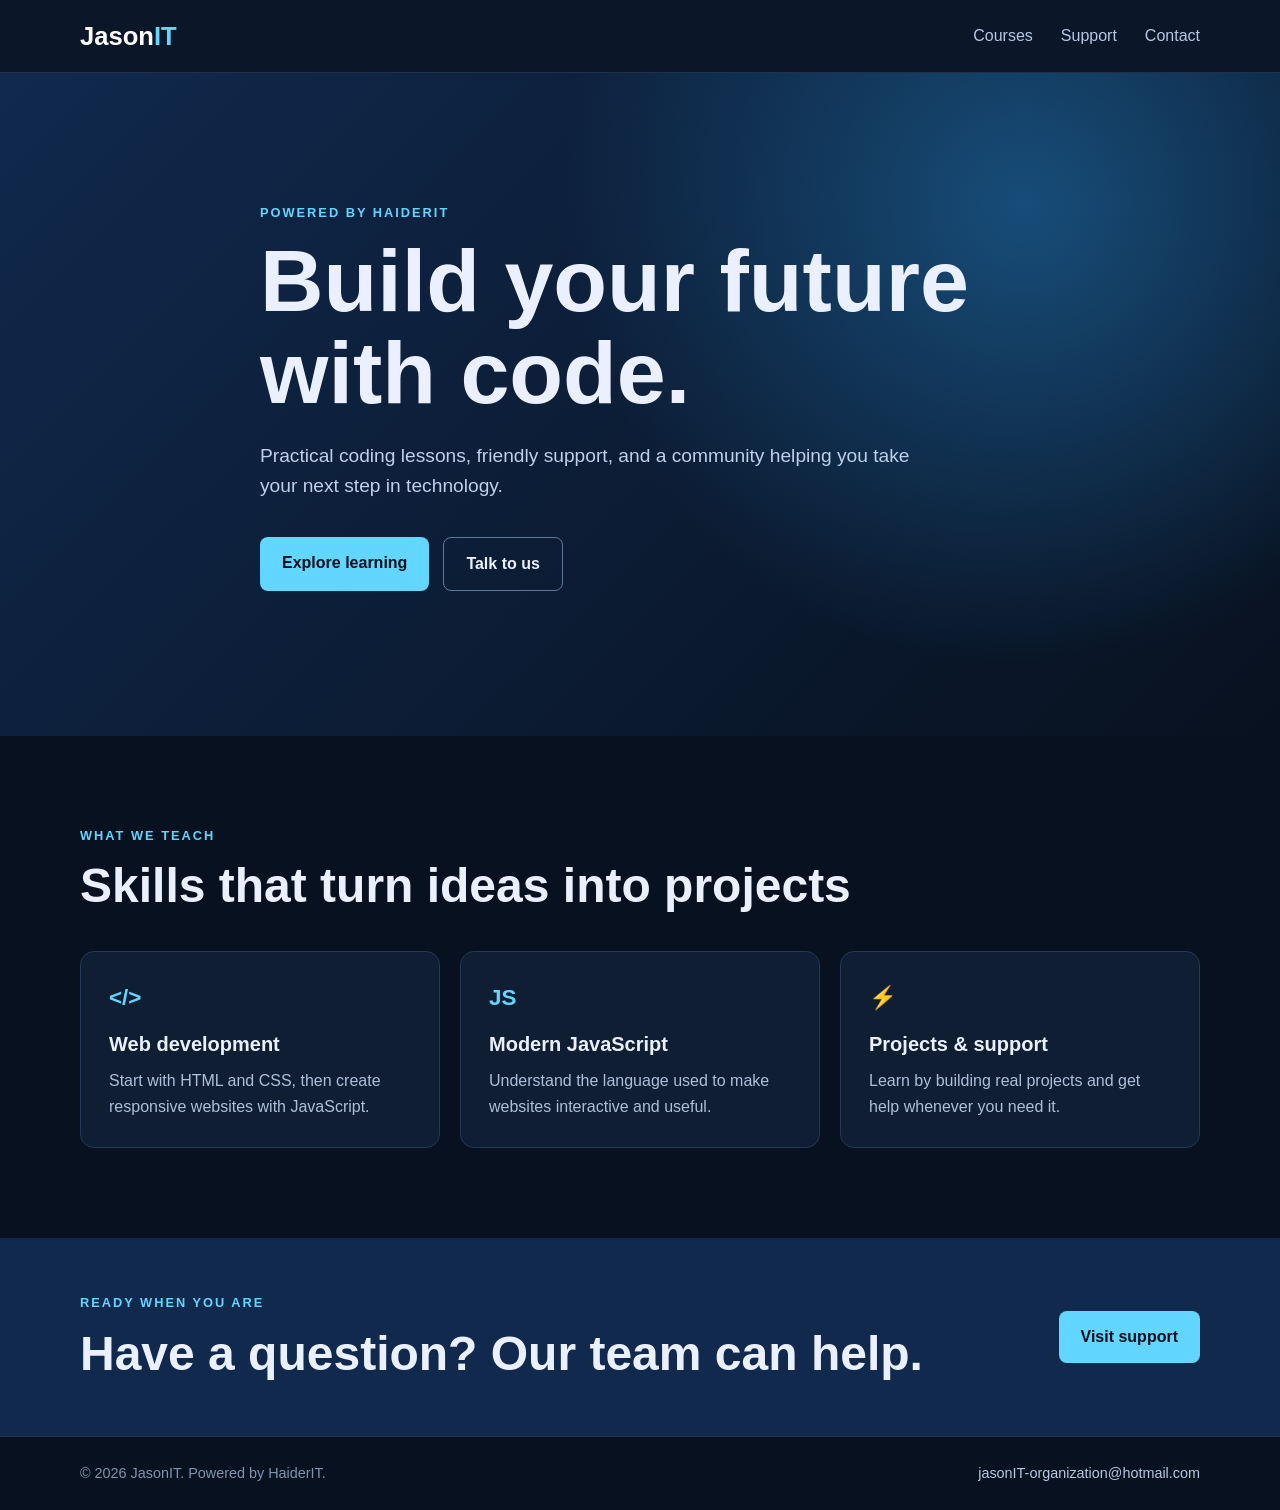
<file: index.html>
<!doctype html>
<html lang="en">
<head>
  <meta charset="UTF-8">
  <meta name="viewport" content="width=device-width, initial-scale=1">
  <meta name="description" content="JasonIT powered by HaiderIT — learn coding and technology skills.">
  <title>JasonIT | Learn Coding & More</title>
  <link rel="stylesheet" href="styles.css">
</head>
<body>
  <header class="site-header">
    <nav class="nav container" aria-label="Main navigation">
      <a class="brand" href="index.html">Jason<span>IT</span></a>
      <button class="menu-toggle" aria-label="Toggle navigation" aria-expanded="false">☰</button>
      <div class="nav-links">
        <a href="courses.html">Courses</a><a href="support.html">Support</a><a href="contact.html">Contact</a>
      </div>
    </nav>
  </header>
  <main>
    <section class="hero"><div class="container hero-content">
      <p class="eyebrow">Powered by HaiderIT</p><h1>Build your future with code.</h1>
      <p class="lead">Practical coding lessons, friendly support, and a community helping you take your next step in technology.</p>
      <div class="actions"><a class="button primary" href="courses.html">Explore learning</a><a class="button secondary" href="contact.html">Talk to us</a></div>
    </div></section>
    <section id="learn" class="section container"><div class="section-heading"><p class="eyebrow">What we teach</p><h2>Skills that turn ideas into projects</h2></div>
      <div class="cards"><a class="card" href="courses.html#html-css"><div class="icon">&lt;/&gt;</div><h3>Web development</h3><p>Start with HTML and CSS, then create responsive websites with JavaScript.</p></a><a class="card" href="courses.html#javascript"><div class="icon">JS</div><h3>Modern JavaScript</h3><p>Understand the language used to make websites interactive and useful.</p></a><a class="card" href="support.html"><div class="icon">⚡</div><h3>Projects &amp; support</h3><p>Learn by building real projects and get help whenever you need it.</p></a></div>
    </section>
    <section class="callout"><div class="container split"><div><p class="eyebrow">Ready when you are</p><h2>Have a question? Our team can help.</h2></div><a class="button primary" href="support.html">Visit support</a></div></section>
  </main>
  <footer><div class="container footer-content"><p>© 2026 JasonIT. Powered by HaiderIT.</p><a href="mailto:jasonIT-organization@hotmail.com">jasonIT-organization@hotmail.com</a></div></footer>
  <script src="script.js"></script>
</body>
</html>
</file>
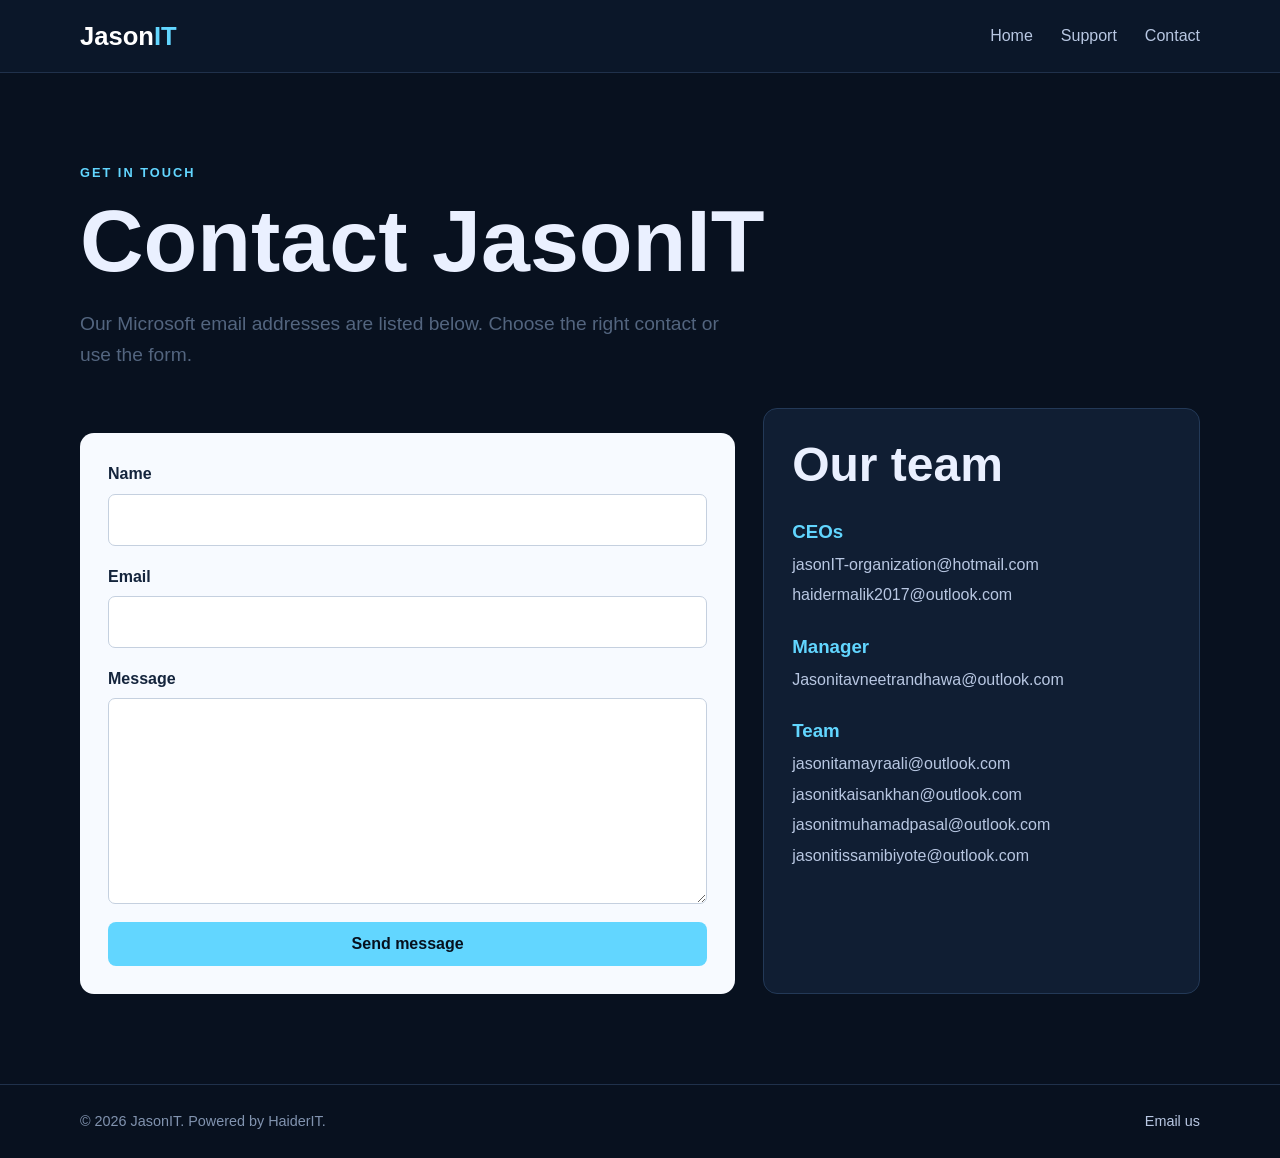
<file: contact.html>
<!doctype html>
<html lang="en"><head><meta charset="UTF-8"><meta name="viewport" content="width=device-width, initial-scale=1"><title>Contact | JasonIT</title><link rel="stylesheet" href="styles.css"></head>
<body><header class="site-header"><nav class="nav container"><a class="brand" href="index.html">Jason<span>IT</span></a><button class="menu-toggle" aria-label="Toggle navigation" aria-expanded="false">☰</button><div class="nav-links"><a href="index.html">Home</a><a href="support.html">Support</a><a href="contact.html">Contact</a></div></nav></header>
<main class="section container"><div class="section-heading"><p class="eyebrow">Get in touch</p><h1>Contact JasonIT</h1><p class="lead dark">Our Microsoft email addresses are listed below. Choose the right contact or use the form.</p></div><div class="contact-layout"><form class="form" name="contact" method="POST" data-netlify="true" action="/success.html"><input type="hidden" name="form-name" value="contact"><label>Name<input name="name" required></label><label>Email<input type="email" name="email" required></label><label>Message<textarea name="message" rows="7" required></textarea></label><button class="button primary" type="submit">Send message</button></form><aside class="team"><h2>Our team</h2><h3>CEOs</h3><a href="mailto:jasonIT-organization@hotmail.com">jasonIT-organization@hotmail.com</a><a href="mailto:haidermalik2017@outlook.com">haidermalik2017@outlook.com</a><h3>Manager</h3><a href="mailto:Jasonitavneetrandhawa@outlook.com">Jasonitavneetrandhawa@outlook.com</a><h3>Team</h3><a href="mailto:jasonitamayraali@outlook.com">jasonitamayraali@outlook.com</a><a href="mailto:jasonitkaisankhan@outlook.com">jasonitkaisankhan@outlook.com</a><a href="mailto:jasonitmuhamadpasal@outlook.com">jasonitmuhamadpasal@outlook.com</a><a href="mailto:jasonitissamibiyote@outlook.com">jasonitissamibiyote@outlook.com</a></aside></div></main><footer><div class="container footer-content"><p>© 2026 JasonIT. Powered by HaiderIT.</p><a href="mailto:jasonIT-organization@hotmail.com">Email us</a></div></footer><script src="script.js"></script></body></html>
</file>
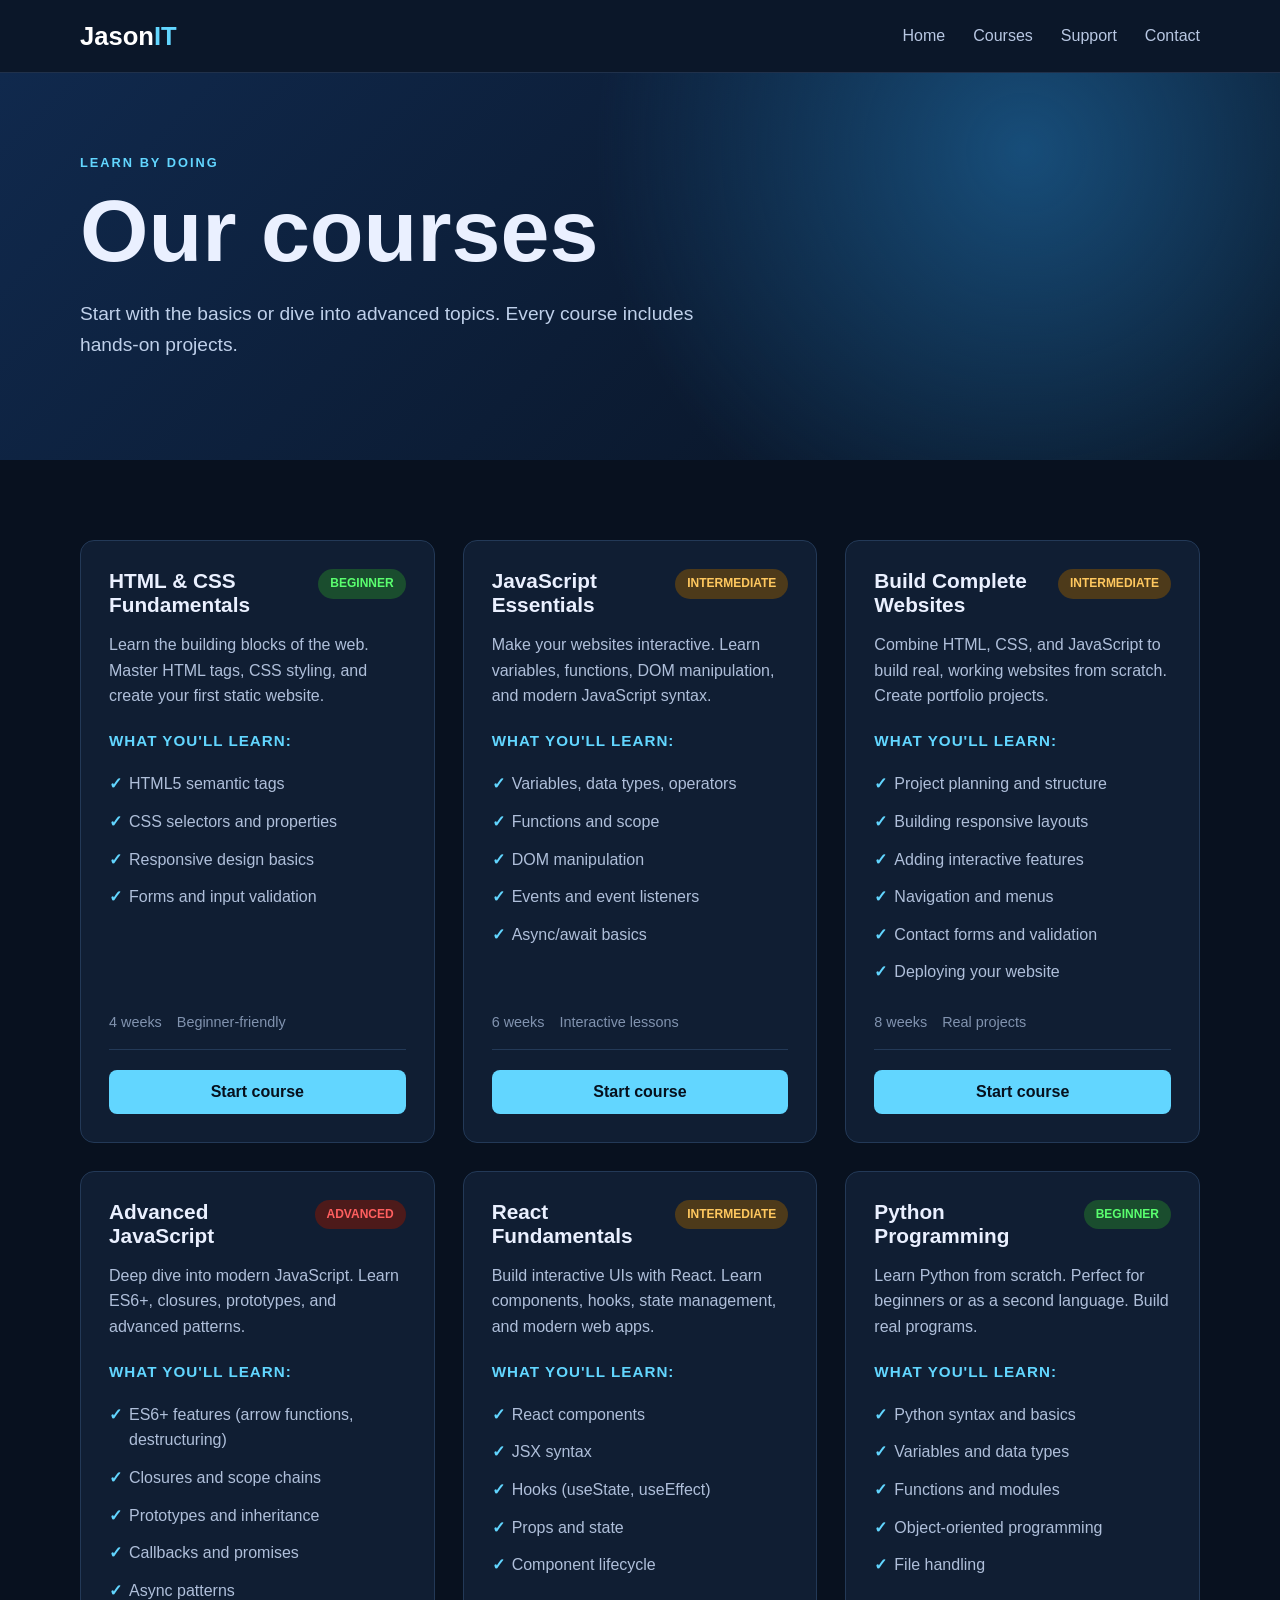
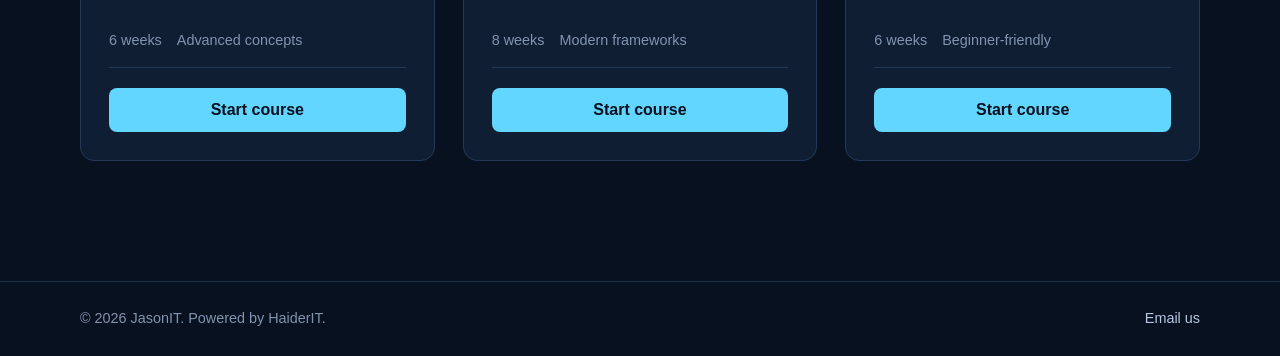
<file: courses.html>
<!doctype html>
<html lang="en">
<head>
  <meta charset="UTF-8">
  <meta name="viewport" content="width=device-width, initial-scale=1">
  <meta name="description" content="JasonIT Courses - Learn coding and web development.">
  <title>Courses | JasonIT</title>
  <link rel="stylesheet" href="styles.css">
  <link rel="stylesheet" href="courses.css">
</head>
<body>
  <header class="site-header">
    <nav class="nav container" aria-label="Main navigation">
      <a class="brand" href="index.html">Jason<span>IT</span></a>
      <button class="menu-toggle" aria-label="Toggle navigation" aria-expanded="false">☰</button>
      <div class="nav-links">
        <a href="index.html">Home</a>
        <a href="courses.html">Courses</a>
        <a href="support.html">Support</a>
        <a href="contact.html">Contact</a>
      </div>
    </nav>
  </header>

  <main>
    <section class="courses-hero">
      <div class="container">
        <p class="eyebrow">Learn by doing</p>
        <h1>Our courses</h1>
        <p class="lead">Start with the basics or dive into advanced topics. Every course includes hands-on projects.</p>
      </div>
    </section>

    <section class="courses-section container">
      <div class="courses-grid">
        <!-- HTML & CSS Basics -->
        <article class="course-card" id="html-css">
          <div class="course-header">
            <h2>HTML & CSS Fundamentals</h2>
            <span class="level beginner">Beginner</span>
          </div>
          <p class="course-desc">Learn the building blocks of the web. Master HTML tags, CSS styling, and create your first static website.</p>
          <div class="course-topics">
            <h3>What you'll learn:</h3>
            <ul>
              <li>HTML5 semantic tags</li>
              <li>CSS selectors and properties</li>
              <li>Responsive design basics</li>
              <li>Forms and input validation</li>
            </ul>
          </div>
          <div class="course-meta">
            <span>4 weeks</span>
            <span>Beginner-friendly</span>
          </div>
          <button class="button primary start-course" type="button" data-course="html-css">Start course</button>
        </article>

        <!-- JavaScript Basics -->
        <article class="course-card" id="javascript">
          <div class="course-header">
            <h2>JavaScript Essentials</h2>
            <span class="level intermediate">Intermediate</span>
          </div>
          <p class="course-desc">Make your websites interactive. Learn variables, functions, DOM manipulation, and modern JavaScript syntax.</p>
          <div class="course-topics">
            <h3>What you'll learn:</h3>
            <ul>
              <li>Variables, data types, operators</li>
              <li>Functions and scope</li>
              <li>DOM manipulation</li>
              <li>Events and event listeners</li>
              <li>Async/await basics</li>
            </ul>
          </div>
          <div class="course-meta">
            <span>6 weeks</span>
            <span>Interactive lessons</span>
          </div>
          <button class="button primary start-course" type="button" data-course="javascript">Start course</button>
        </article>

        <!-- Building Websites -->
        <article class="course-card" id="websites">
          <div class="course-header">
            <h2>Build Complete Websites</h2>
            <span class="level intermediate">Intermediate</span>
          </div>
          <p class="course-desc">Combine HTML, CSS, and JavaScript to build real, working websites from scratch. Create portfolio projects.</p>
          <div class="course-topics">
            <h3>What you'll learn:</h3>
            <ul>
              <li>Project planning and structure</li>
              <li>Building responsive layouts</li>
              <li>Adding interactive features</li>
              <li>Navigation and menus</li>
              <li>Contact forms and validation</li>
              <li>Deploying your website</li>
            </ul>
          </div>
          <div class="course-meta">
            <span>8 weeks</span>
            <span>Real projects</span>
          </div>
          <button class="button primary start-course" type="button" data-course="websites">Start course</button>
        </article>

        <!-- Advanced JavaScript -->
        <article class="course-card" id="advanced-js">
          <div class="course-header">
            <h2>Advanced JavaScript</h2>
            <span class="level advanced">Advanced</span>
          </div>
          <p class="course-desc">Deep dive into modern JavaScript. Learn ES6+, closures, prototypes, and advanced patterns.</p>
          <div class="course-topics">
            <h3>What you'll learn:</h3>
            <ul>
              <li>ES6+ features (arrow functions, destructuring)</li>
              <li>Closures and scope chains</li>
              <li>Prototypes and inheritance</li>
              <li>Callbacks and promises</li>
              <li>Async patterns</li>
            </ul>
          </div>
          <div class="course-meta">
            <span>6 weeks</span>
            <span>Advanced concepts</span>
          </div>
          <button class="button primary start-course" type="button" data-course="advanced-js">Start course</button>
        </article>

        <!-- React Basics -->
        <article class="course-card" id="react">
          <div class="course-header">
            <h2>React Fundamentals</h2>
            <span class="level intermediate">Intermediate</span>
          </div>
          <p class="course-desc">Build interactive UIs with React. Learn components, hooks, state management, and modern web apps.</p>
          <div class="course-topics">
            <h3>What you'll learn:</h3>
            <ul>
              <li>React components</li>
              <li>JSX syntax</li>
              <li>Hooks (useState, useEffect)</li>
              <li>Props and state</li>
              <li>Component lifecycle</li>
            </ul>
          </div>
          <div class="course-meta">
            <span>8 weeks</span>
            <span>Modern frameworks</span>
          </div>
          <button class="button primary start-course" type="button" data-course="react">Start course</button>
        </article>

        <!-- Python Programming -->
        <article class="course-card" id="python">
          <div class="course-header">
            <h2>Python Programming</h2>
            <span class="level beginner">Beginner</span>
          </div>
          <p class="course-desc">Learn Python from scratch. Perfect for beginners or as a second language. Build real programs.</p>
          <div class="course-topics">
            <h3>What you'll learn:</h3>
            <ul>
              <li>Python syntax and basics</li>
              <li>Variables and data types</li>
              <li>Functions and modules</li>
              <li>Object-oriented programming</li>
              <li>File handling</li>
            </ul>
          </div>
          <div class="course-meta">
            <span>6 weeks</span>
            <span>Beginner-friendly</span>
          </div>
          <button class="button primary start-course" type="button" data-course="python">Start course</button>
        </article>
      </div>
    </section>

    <!-- Modal for course content -->
    <div id="courseModal" class="modal" role="dialog" aria-modal="true" aria-labelledby="courseTitle" aria-hidden="true">
      <div class="modal-content" tabindex="-1">
        <button class="close" type="button" data-close-course aria-label="Close course">&times;</button>
        <div id="courseBody"></div>
      </div>
    </div>

  </main>

  <footer>
    <div class="container footer-content">
      <p>© 2026 JasonIT. Powered by HaiderIT.</p>
      <a href="mailto:jasonIT-organization@hotmail.com">Email us</a>
    </div>
  </footer>

  <script src="script.js"></script>
  <script src="courses.js"></script>
</body>
</html>
</file>
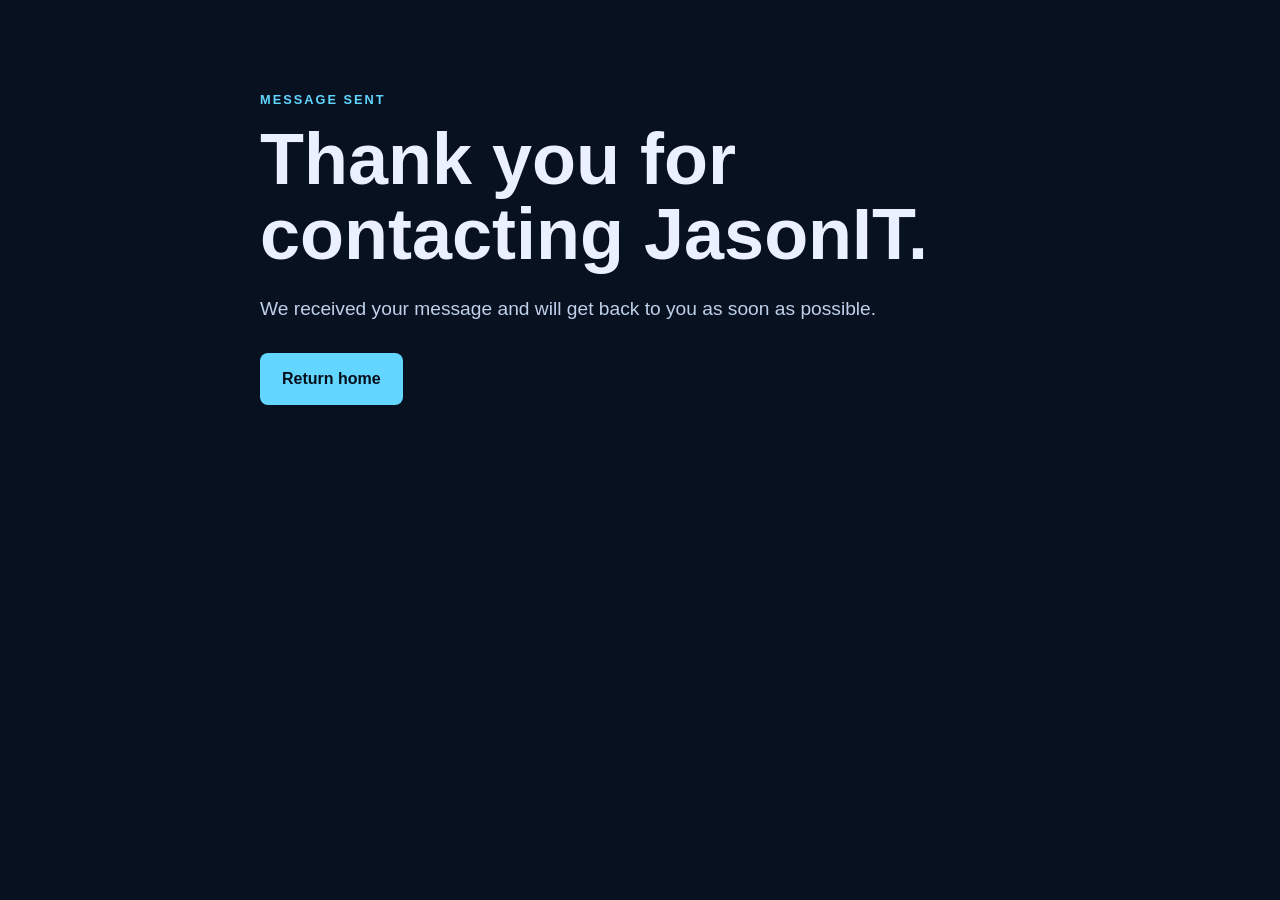
<file: success.html>
<!doctype html><html lang="en"><head><meta charset="UTF-8"><meta name="viewport" content="width=device-width, initial-scale=1"><title>Thank you | JasonIT</title><link rel="stylesheet" href="styles.css"></head><body><main class="section container narrow"><p class="eyebrow">Message sent</p><h1>Thank you for contacting JasonIT.</h1><p class="lead">We received your message and will get back to you as soon as possible.</p><p style="margin-top:28px"><a class="button primary" href="index.html">Return home</a></p></main></body></html>
</file>
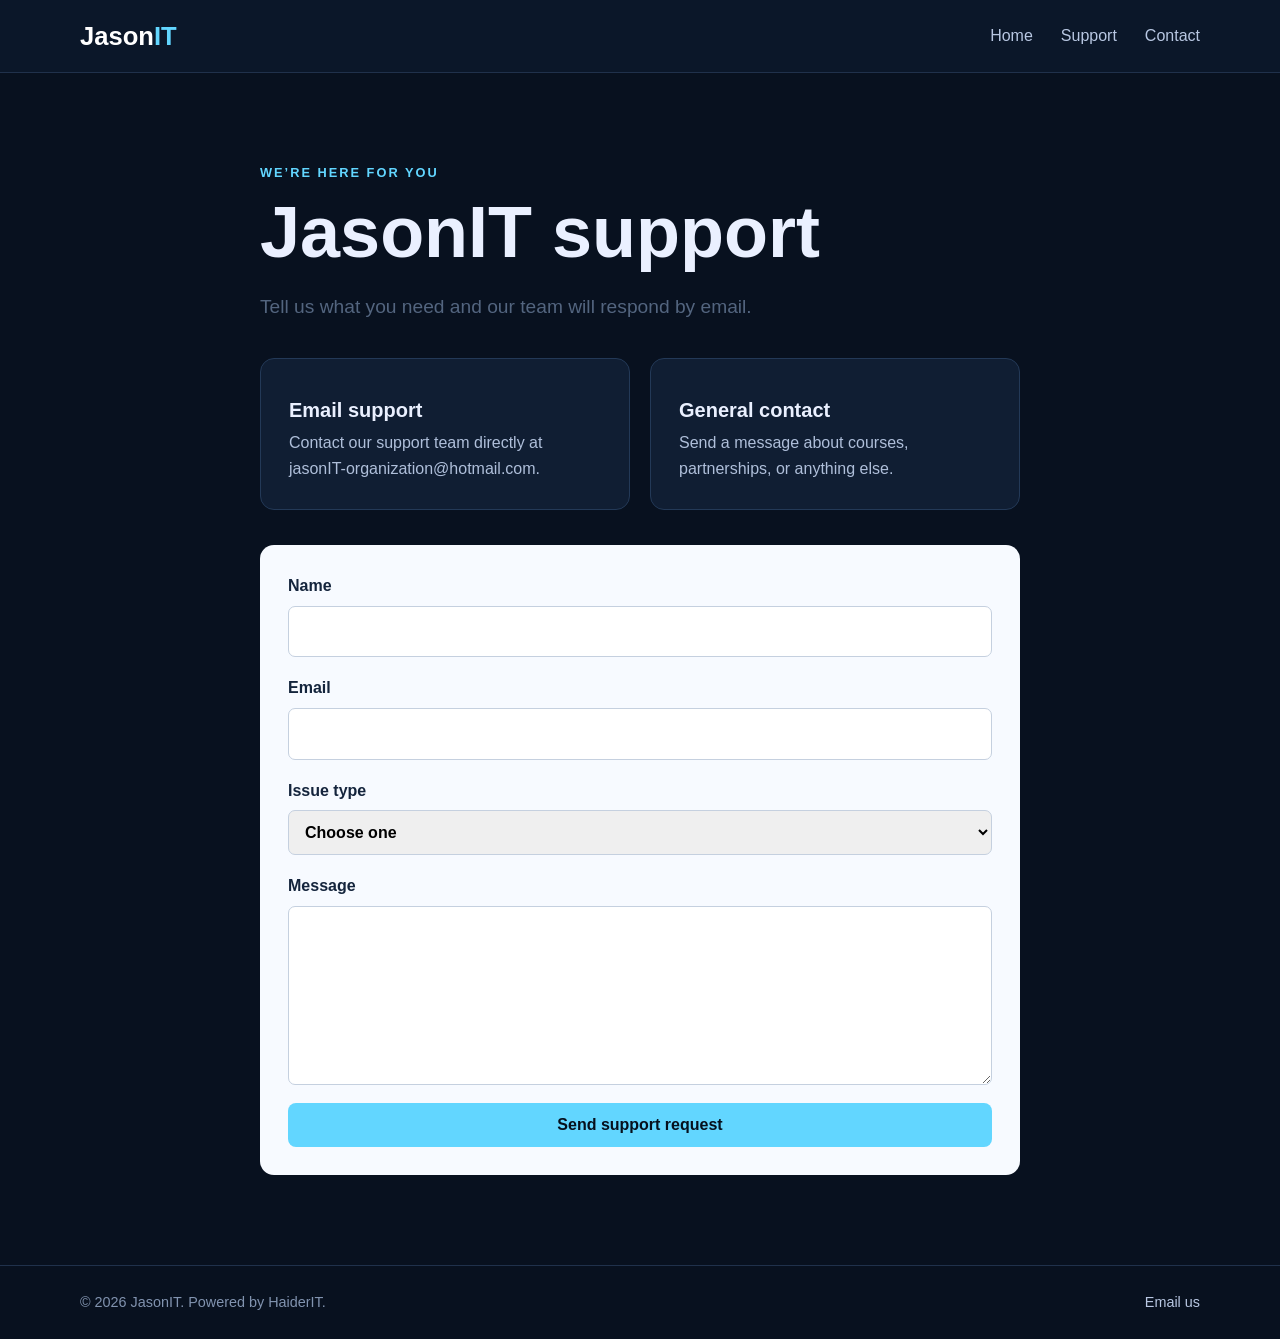
<file: support.html>
<!doctype html>
<html lang="en"><head><meta charset="UTF-8"><meta name="viewport" content="width=device-width, initial-scale=1"><title>Support | JasonIT</title><link rel="stylesheet" href="styles.css"></head>
<body><header class="site-header"><nav class="nav container"><a class="brand" href="index.html">Jason<span>IT</span></a><button class="menu-toggle" aria-label="Toggle navigation" aria-expanded="false">☰</button><div class="nav-links"><a href="index.html">Home</a><a href="support.html">Support</a><a href="contact.html">Contact</a></div></nav></header>
<main class="section container narrow"><p class="eyebrow">We’re here for you</p><h1>JasonIT support</h1><p class="lead dark">Tell us what you need and our team will respond by email.</p>
<div class="support-options"><a class="card" href="mailto:jasonIT-organization@hotmail.com?subject=JasonIT%20support"><h2>Email support</h2><p>Contact our support team directly at jasonIT-organization@hotmail.com.</p></a><a class="card" href="contact.html"><h2>General contact</h2><p>Send a message about courses, partnerships, or anything else.</p></a></div>
<form class="form" name="support" method="POST" data-netlify="true" action="/success.html"><input type="hidden" name="form-name" value="support"><label>Name<input name="name" required></label><label>Email<input type="email" name="email" required></label><label>Issue type<select name="issue" required><option value="">Choose one</option><option>Course question</option><option>Technical issue</option><option>Account help</option><option>Other</option></select></label><label>Message<textarea name="message" rows="6" required></textarea></label><button class="button primary" type="submit">Send support request</button></form></main><footer><div class="container footer-content"><p>© 2026 JasonIT. Powered by HaiderIT.</p><a href="mailto:jasonIT-organization@hotmail.com">Email us</a></div></footer><script src="script.js"></script></body></html>
</file>
<file: styles.css>
*{box-sizing:border-box;margin:0}body{font-family:Inter,Segoe UI,Arial,sans-serif;color:#eaf0ff;background:#08111f;line-height:1.6}.container{width:min(1120px,92%);margin:auto}.site-header{background:#0b1729;border-bottom:1px solid #20314b;position:sticky;top:0;z-index:5}.nav{min-height:72px;display:flex;align-items:center;justify-content:space-between}.brand{font-size:1.6rem;font-weight:800;color:#fff;text-decoration:none}.brand span{color:#62d6ff}.nav-links{display:flex;gap:28px}.nav-links a,.footer-content a,.team a{color:#b8c7e2;text-decoration:none}.nav-links a:hover,.footer-content a:hover,.team a:hover{color:#62d6ff}.menu-toggle{display:none;background:none;border:0;color:white;font-size:1.5rem}.hero{background:radial-gradient(circle at 80% 20%,#174d79 0,transparent 40%),linear-gradient(135deg,#10294d,#08111f);padding:130px 0 145px}.hero-content{max-width:760px}.eyebrow{text-transform:uppercase;letter-spacing:2px;color:#62d6ff;font-size:.8rem;font-weight:700;margin-bottom:12px}h1{font-size:clamp(2.7rem,7vw,5.5rem);line-height:1.04;margin-bottom:22px}h2{font-size:clamp(1.8rem,4vw,3rem);line-height:1.15}.lead{font-size:1.2rem;color:#bfd0ea;max-width:650px}.dark{color:#53657f}.actions{display:flex;gap:14px;margin-top:35px}.button{display:inline-block;border:0;border-radius:8px;padding:13px 22px;font-weight:700;text-decoration:none;cursor:pointer;font-size:1rem}.primary{background:#62d6ff;color:#06101d}.primary:hover{background:#9be7ff}.secondary{border:1px solid #5d789c;color:#eaf0ff}.section{padding:90px 0}.section-heading{margin-bottom:38px}.cards,.support-options{display:grid;grid-template-columns:repeat(3,1fr);gap:20px}.card{background:#101e33;border:1px solid #233957;border-radius:14px;padding:28px;color:#eaf0ff;text-decoration:none}.card:hover{border-color:#62d6ff;transform:translateY(-3px)}.card h3,.card h2{margin:12px 0 8px;font-size:1.25rem}.card p{color:#afbfda}.icon{color:#62d6ff;font-size:1.4rem;font-weight:800}.callout{background:#10294d;padding:55px 0}.split{display:flex;align-items:center;justify-content:space-between;gap:25px}.narrow{max-width:760px}.narrow h1{font-size:clamp(2.5rem,6vw,4.5rem)}.support-options{grid-template-columns:repeat(2,1fr);margin:35px 0}.form{background:#f7faff;color:#14243c;padding:28px;border-radius:14px;display:grid;gap:18px;margin-top:25px}.form label{font-weight:700}.form input,.form textarea,.form select{display:block;width:100%;margin-top:7px;padding:12px;border:1px solid #c5d0df;border-radius:7px;font:inherit}.contact-layout{display:grid;grid-template-columns:1.2fr .8fr;gap:28px}.team{background:#101e33;border:1px solid #233957;border-radius:14px;padding:28px}.team h3{color:#62d6ff;margin:24px 0 5px}.team a{display:block;margin:5px 0;overflow-wrap:anywhere}footer{border-top:1px solid #20314b;padding:25px 0}.footer-content{display:flex;justify-content:space-between;gap:15px;color:#8193af;font-size:.9rem}@media(max-width:700px){.menu-toggle{display:block}.nav-links{display:none;position:absolute;top:72px;left:0;right:0;padding:20px;background:#0b1729;flex-direction:column;gap:15px}.nav-links.open{display:flex}.hero{padding:90px 0}.cards,.support-options,.contact-layout{grid-template-columns:1fr}.split,.footer-content{align-items:flex-start;flex-direction:column}}
</file>
<file: courses.css>
/* Courses Page Styles */
.courses-hero {
  background: radial-gradient(circle at 80% 20%, #174d79 0, transparent 40%), linear-gradient(135deg, #10294d, #08111f);
  padding: 80px 0 100px;
}

.courses-hero h1 {
  font-size: clamp(2.7rem, 7vw, 5.5rem);
  line-height: 1.04;
  margin-bottom: 22px;
}

.courses-hero p.lead {
  font-size: 1.2rem;
  color: #bfd0ea;
  max-width: 650px;
}

.courses-section {
  padding: 80px 0;
}

.courses-grid {
  display: grid;
  grid-template-columns: repeat(auto-fit, minmax(320px, 1fr));
  gap: 28px;
  margin-bottom: 40px;
}

.course-card {
  background: #101e33;
  border: 1px solid #233957;
  border-radius: 14px;
  padding: 28px;
  color: #eaf0ff;
  display: flex;
  flex-direction: column;
  transition: all 0.3s ease;
}

.course-card:hover {
  border-color: #62d6ff;
  transform: translateY(-5px);
  box-shadow: 0 10px 30px rgba(98, 214, 255, 0.1);
}

.course-header {
  display: flex;
  justify-content: space-between;
  align-items: flex-start;
  margin-bottom: 15px;
  gap: 15px;
}

.course-header h2 {
  font-size: 1.3rem;
  margin: 0;
  flex: 1;
}

.level {
  display: inline-block;
  padding: 5px 12px;
  border-radius: 20px;
  font-size: 0.75rem;
  font-weight: 700;
  text-transform: uppercase;
  white-space: nowrap;
}

.level.beginner {
  background: #1a4d2e;
  color: #5aff6f;
}

.level.intermediate {
  background: #4d3a1a;
  color: #ffc85f;
}

.level.advanced {
  background: #4d1a1a;
  color: #ff5f5f;
}

.course-desc {
  color: #afbfda;
  margin-bottom: 20px;
  line-height: 1.6;
}

.course-topics {
  flex: 1;
  margin-bottom: 20px;
}

.course-topics h3 {
  color: #62d6ff;
  font-size: 0.95rem;
  margin-bottom: 12px;
  text-transform: uppercase;
  letter-spacing: 1px;
}

.course-topics ul {
  list-style: none;
  padding: 0;
}

.course-topics li {
  color: #afbfda;
  padding: 6px 0;
  padding-left: 20px;
  position: relative;
}

.course-topics li:before {
  content: '✓';
  position: absolute;
  left: 0;
  color: #62d6ff;
  font-weight: bold;
}

.course-meta {
  display: flex;
  gap: 15px;
  margin-bottom: 20px;
  padding-bottom: 15px;
  border-bottom: 1px solid #233957;
  font-size: 0.9rem;
  color: #8193af;
}

.course-meta span {
  display: flex;
  align-items: center;
}

.course-card .button {
  width: 100%;
  text-align: center;
  padding: 13px 22px;
}

/* Modal Styles */
.modal {
  display: none;
  position: fixed;
  z-index: 1000;
  left: 0;
  top: 0;
  width: 100%;
  height: 100%;
  background-color: rgba(0, 0, 0, 0.8);
  overflow: auto;
}

.modal.active {
  display: flex;
  align-items: center;
  justify-content: center;
}

.modal-content {
  background: #0b1729;
  border: 1px solid #233957;
  border-radius: 14px;
  padding: 40px;
  max-width: 800px;
  width: 90%;
  max-height: 90vh;
  overflow-y: auto;
  position: relative;
}

.close {
  position: absolute;
  right: 20px;
  top: 20px;
  font-size: 28px;
  font-weight: bold;
  color: #62d6ff;
  background: none;
  border: none;
  cursor: pointer;
  width: 30px;
  height: 30px;
  display: flex;
  align-items: center;
  justify-content: center;
}

.close:hover {
  color: #fff;
}

#courseBody {
  color: #eaf0ff;
}

#courseBody h2 {
  color: #62d6ff;
  margin-bottom: 20px;
  margin-top: 0;
}

#courseBody h3 {
  color: #62d6ff;
  margin-top: 25px;
  margin-bottom: 12px;
}

#courseBody p {
  margin-bottom: 15px;
  line-height: 1.7;
  color: #bfd0ea;
}

#courseBody ul {
  margin-left: 20px;
  margin-bottom: 15px;
}

#courseBody li {
  margin-bottom: 8px;
  color: #afbfda;
}

#courseBody code {
  background: #1a2f47;
  padding: 2px 6px;
  border-radius: 4px;
  color: #5aff6f;
  font-family: 'Courier New', monospace;
}

#courseBody pre {
  background: #1a2f47;
  padding: 15px;
  border-radius: 8px;
  overflow-x: auto;
  margin-bottom: 15px;
  border-left: 3px solid #62d6ff;
}

#courseBody pre code {
  background: none;
  padding: 0;
  color: #5aff6f;
}

.lesson {
  margin-bottom: 30px;
}

@media (max-width: 768px) {
  .courses-grid {
    grid-template-columns: 1fr;
  }

  .course-header {
    flex-direction: column;
  }

  .level {
    align-self: flex-start;
  }

  .modal-content {
    padding: 20px;
    width: 95%;
  }

  .close {
    right: 10px;
    top: 10px;
  }
}
</file>
